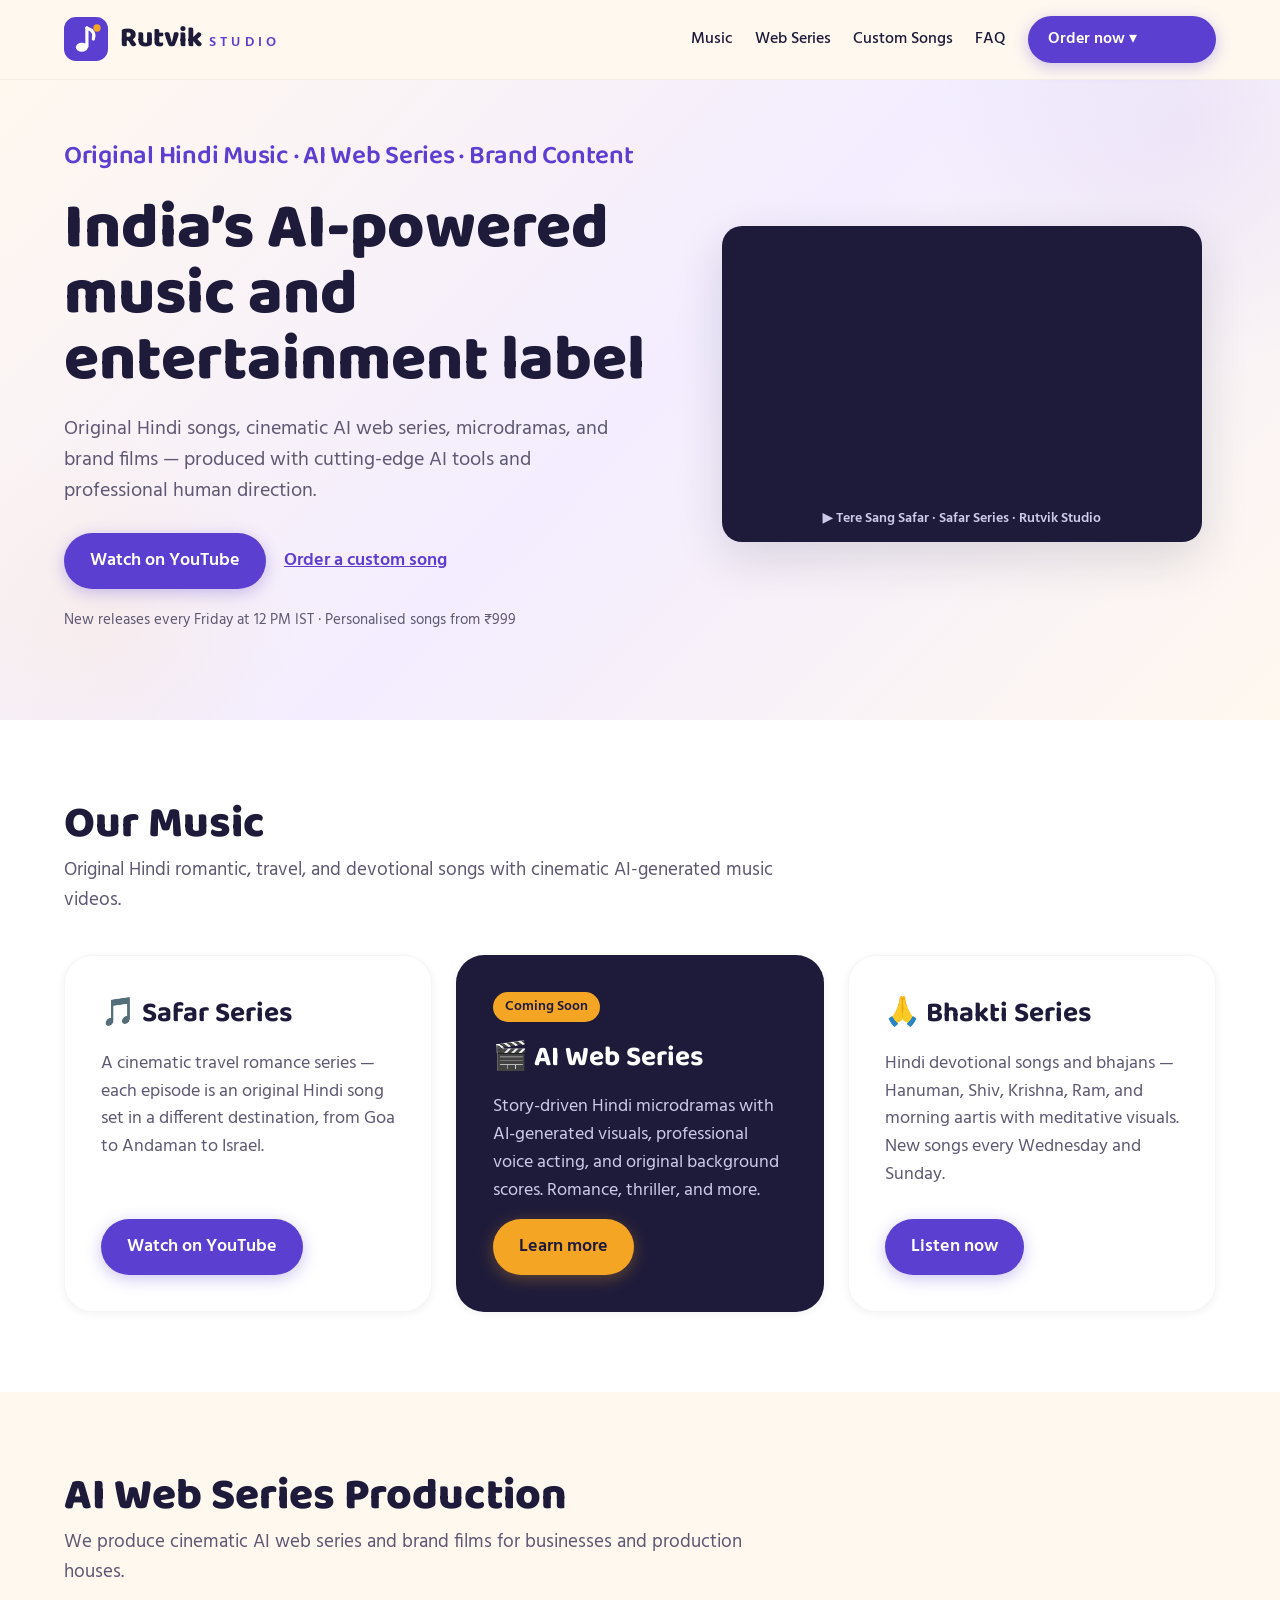
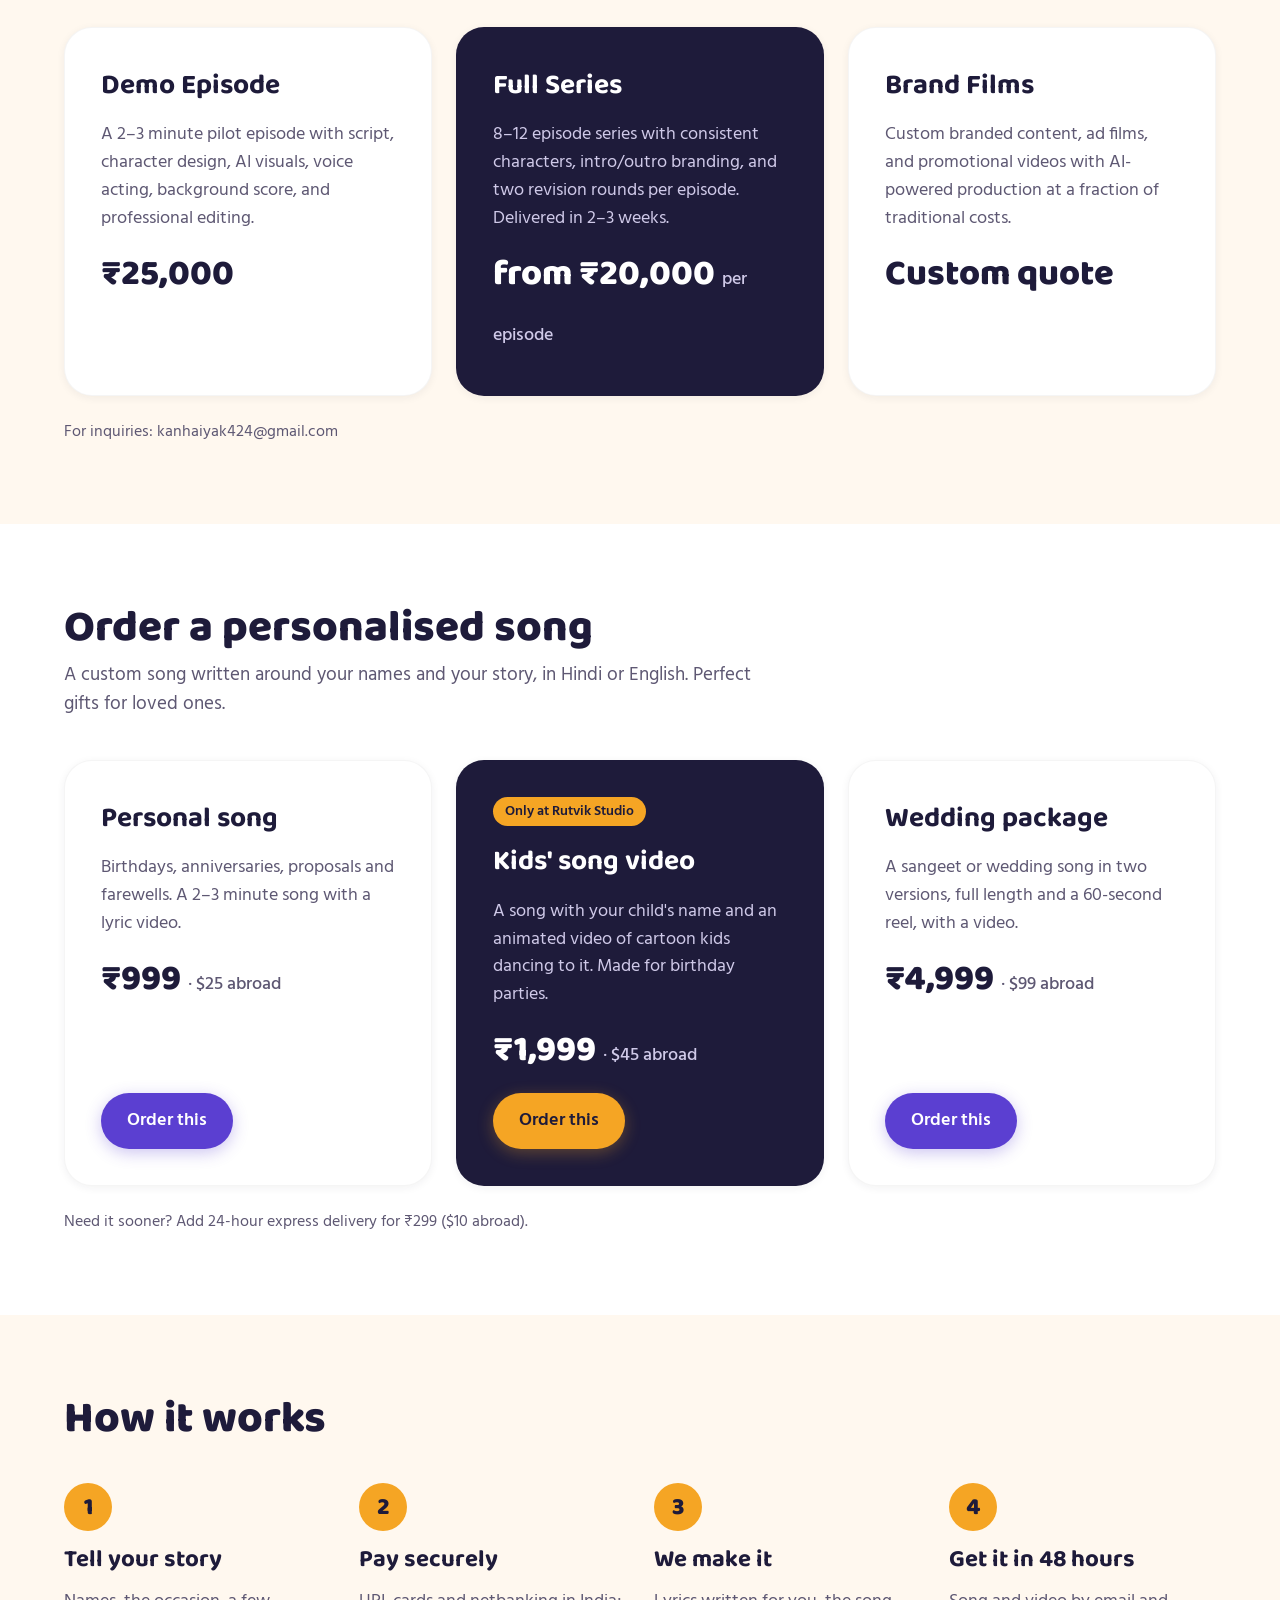
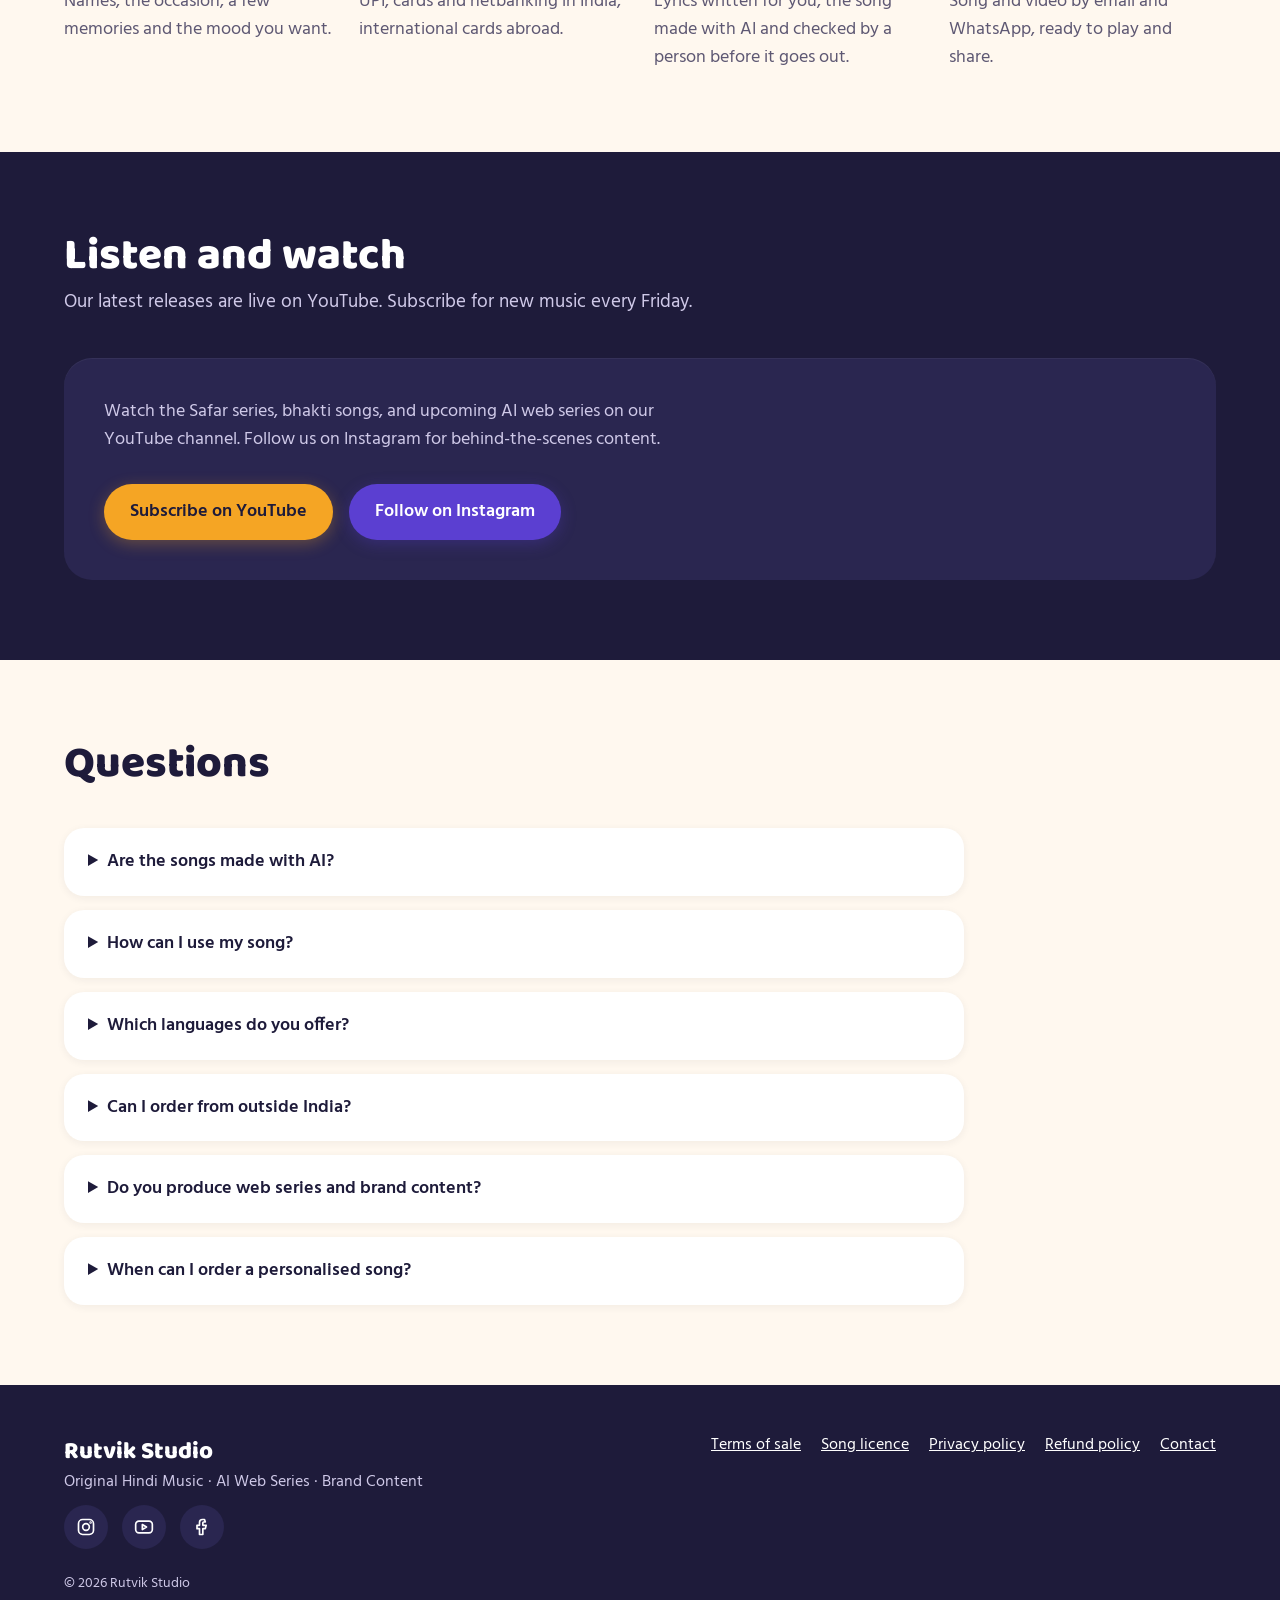
<file: index.html>
<!doctype html>
<html lang="en">
<head>
<meta charset="utf-8">
<meta name="viewport" content="width=device-width, initial-scale=1">
<title>Rutvik Studio · Original Hindi Music | AI Web Series | Brand Content</title>
<meta name="description" content="Rutvik Studio — India’s AI-powered music and entertainment label. Original Hindi songs, cinematic AI web series, microdramas, brand films, and personalised songs. From ₹999.">
<meta property="og:title" content="Rutvik Studio · Original Hindi Music | AI Web Series | Brand Content">
<meta property="og:description" content="Original Hindi music, cinematic AI web series, and personalised songs made with AI.">
<meta property="og:type" content="website">
<meta property="og:url" content="https://www.rutvikstudio.com/">
<link rel="icon" href="logo.svg" type="image/svg+xml">
<link rel="preconnect" href="https://fonts.googleapis.com">
<link rel="preconnect" href="https://fonts.gstatic.com" crossorigin>
<link href="https://fonts.googleapis.com/css2?family=Baloo+2:wght@500;600;700;800&family=Hind:wght@400;500;600&display=swap" rel="stylesheet">
<link rel="stylesheet" href="styles.css">
</head>
<body>
<a class="skip" href="#main">Skip to content</a>

<header class="site-header">
<div class="wrap">
<a class="brand" href="./" aria-label="Rutvik Studio home">
<img src="logo.svg" width="44" height="44" alt="">
<span class="brand-name">Rutvik <small>STUDIO</small></span>
</a>
<nav class="nav" aria-label="Main">
<a href="#music">Music</a>
<a href="#webseries">Web Series</a>
<a href="#songs">Custom Songs</a>
<a href="#faq">FAQ</a>
<select class="btn btn-primary nav-select" onchange="if(this.value){window.location.href=this.value;this.selectedIndex=0;}">
<option value="" selected disabled hidden>Order now ▾</option>
<option value="order.html">🎵 Order a Song</option>
<option value="#webseries">🎬 Order Web Series</option>
</select>
</nav>
</div>
</header>

<main id="main">

<section class="hero">
<div class="wrap">
<div class="hero-text">
<p class="hero-tag" lang="hi">Original Hindi Music · AI Web Series · Brand Content</p>
<h1>India’s AI-powered music and entertainment label</h1>
<p class="lead">Original Hindi songs, cinematic AI web series, microdramas, and brand films — produced with cutting-edge AI tools and professional human direction.</p>
<div class="hero-actions">
<a class="btn btn-primary" href="https://www.youtube.com/@rutvikstudiosongs">Watch on YouTube</a>
<a href="#songs" style="font-weight: 600">Order a custom song</a>
</div>
<p class="small-print">New releases every Friday at 12 PM IST · Personalised songs from ₹999</p>
</div>
<div class="hero-art">
<div class="hero-video">
<iframe src="https://www.youtube.com/embed/Z_-P3aHwS3w?autoplay=1&mute=1&loop=1&playlist=Z_-P3aHwS3w&rel=0" title="Tere Sang Safar — Rutvik Studio" frameborder="0" allow="accelerometer; autoplay; clipboard-write; encrypted-media; gyroscope; picture-in-picture" allowfullscreen loading="lazy"></iframe>
<p class="video-caption">▶ Tere Sang Safar · Safar Series · Rutvik Studio</p>
</div>
</div>
</div>
</section>

<section id="music" class="section bg-white">
<div class="wrap">
<div class="section-head">
<h2>Our Music</h2>
<p>Original Hindi romantic, travel, and devotional songs with cinematic AI-generated music videos.</p>
</div>
<div class="cards">
<article class="card">
<h3>🎵 Safar Series</h3>
<p>A cinematic travel romance series — each episode is an original Hindi song set in a different destination, from Goa to Andaman to Israel.</p>
<a class="btn btn-primary" href="https://www.youtube.com/@rutvikstudiosongs">Watch on YouTube</a>
</article>
<article class="card card-dark">
<p class="badge">Coming Soon</p>
<h3>🎬 AI Web Series</h3>
<p>Story-driven Hindi microdramas with AI-generated visuals, professional voice acting, and original background scores. Romance, thriller, and more.</p>
<a class="btn btn-gold" href="#webseries">Learn more</a>
</article>
<article class="card">
<h3>🙏 Bhakti Series</h3>
<p>Hindi devotional songs and bhajans — Hanuman, Shiv, Krishna, Ram, and morning aartis with meditative visuals. New songs every Wednesday and Sunday.</p>
<a class="btn btn-primary" href="https://www.youtube.com/@rutvikstudiosongs">Listen now</a>
</article>
</div>
</div>
</section>

<section id="webseries" class="section">
<div class="wrap">
<div class="section-head">
<h2>AI Web Series Production</h2>
<p>We produce cinematic AI web series and brand films for businesses and production houses.</p>
</div>
<div class="cards">
<article class="card">
<h3>Demo Episode</h3>
<p>A 2–3 minute pilot episode with script, character design, AI visuals, voice acting, background score, and professional editing.</p>
<p class="price">₹25,000</p>
</article>
<article class="card card-dark">
<h3>Full Series</h3>
<p>8–12 episode series with consistent characters, intro/outro branding, and two revision rounds per episode. Delivered in 2–3 weeks.</p>
<p class="price">from ₹20,000 <span>per episode</span></p>
</article>
<article class="card">
<h3>Brand Films</h3>
<p>Custom branded content, ad films, and promotional videos with AI-powered production at a fraction of traditional costs.</p>
<p class="price">Custom quote</p>
</article>
</div>
<p class="note">For inquiries: kanhaiyak424@gmail.com</p>
</div>
</section>

<section id="songs" class="section bg-white">
<div class="wrap">
<div class="section-head">
<h2>Order a personalised song</h2>
<p>A custom song written around your names and your story, in Hindi or English. Perfect gifts for loved ones.</p>
</div>
<div class="cards">
<article class="card">
<h3>Personal song</h3>
<p>Birthdays, anniversaries, proposals and farewells. A 2–3 minute song with a lyric video.</p>
<p class="price">₹999 <span>· $25 abroad</span></p>
<a class="btn btn-primary" href="order.html">Order this</a>
</article>
<article class="card card-dark">
<p class="badge">Only at Rutvik Studio</p>
<h3>Kids' song video</h3>
<p>A song with your child's name and an animated video of cartoon kids dancing to it. Made for birthday parties.</p>
<p class="price">₹1,999 <span>· $45 abroad</span></p>
<a class="btn btn-gold" href="order.html">Order this</a>
</article>
<article class="card">
<h3>Wedding package</h3>
<p>A sangeet or wedding song in two versions, full length and a 60-second reel, with a video.</p>
<p class="price">₹4,999 <span>· $99 abroad</span></p>
<a class="btn btn-primary" href="order.html">Order this</a>
</article>
</div>
<p class="note">Need it sooner? Add 24-hour express delivery for ₹299 ($10 abroad).</p>
</div>
</section>

<section id="how" class="section">
<div class="wrap">
<div class="section-head"><h2>How it works</h2></div>
<ol class="steps">
<li><span class="step-num">1</span><h3>Tell your story</h3><p>Names, the occasion, a few memories and the mood you want.</p></li>
<li><span class="step-num">2</span><h3>Pay securely</h3><p>UPI, cards and netbanking in India; international cards abroad.</p></li>
<li><span class="step-num">3</span><h3>We make it</h3><p>Lyrics written for you, the song made with AI and checked by a person before it goes out.</p></li>
<li><span class="step-num">4</span><h3>Get it in 48 hours</h3><p>Song and video by email and WhatsApp, ready to play and share.</p></li>
</ol>
</div>
</section>

<section id="samples" class="section bg-ink">
<div class="wrap">
<div class="section-head">
<h2>Listen and watch</h2>
<p>Our latest releases are live on YouTube. Subscribe for new music every Friday.</p>
</div>
<div class="samples-box">
<p>Watch the Safar series, bhakti songs, and upcoming AI web series on our YouTube channel. Follow us on Instagram for behind-the-scenes content.</p>
<div class="hero-actions" style="justify-content: center; gap: 16px; flex-wrap: wrap;">
<a class="btn btn-gold" href="https://www.youtube.com/@rutvikstudiosongs">Subscribe on YouTube</a>
<a class="btn btn-primary" href="https://www.instagram.com/rutvikstudiosongs/">Follow on Instagram</a>
</div>
</div>
</div>
</section>

<section id="faq" class="section">
<div class="wrap">
<div class="section-head"><h2>Questions</h2></div>
<div class="faq">
<details><summary>Are the songs made with AI?</summary><p>Yes. Lyrics are written around your story, the music and vocals are made with AI, and a person listens to every song before it is delivered.</p></details>
<details><summary>How can I use my song?</summary><p>Play it, gift it and post it on your own social media. It is licensed for personal use, so it can't be sold or used in ads.</p></details>
<details><summary>Which languages do you offer?</summary><p>Hindi and English.</p></details>
<details><summary>Can I order from outside India?</summary><p>Yes. Prices abroad are in US dollars, paid by international card.</p></details>
<details><summary>Do you produce web series and brand content?</summary><p>Yes. We produce AI-powered web series, microdramas, and brand films. Contact us at kanhaiyak424@gmail.com for a quote.</p></details>
<details><summary>When can I order a personalised song?</summary><p>Orders are open. Fill the form on the order page and we'll get started within 24 hours.</p></details>
</div>
</div>
</section>

</main>

<footer class="site-footer">
<div class="wrap">
<div>
<p class="display">Rutvik Studio</p>
<p lang="hi">Original Hindi Music · AI Web Series · Brand Content</p>
<div class="socials">
<a href="https://www.instagram.com/rutvikstudiosongs/" aria-label="Instagram"><svg width="20" height="20" viewBox="0 0 24 24" fill="none" stroke="#fff" stroke-width="2" stroke-linecap="round" stroke-linejoin="round" aria-hidden="true"><rect x="3" y="3" width="18" height="18" rx="5"></rect><circle cx="12" cy="12" r="4"></circle><circle cx="17.5" cy="6.5" r="0.5"></circle></svg></a>
<a href="https://www.youtube.com/@rutvikstudiosongs" aria-label="YouTube"><svg width="20" height="20" viewBox="0 0 24 24" fill="none" stroke="#fff" stroke-width="2" stroke-linecap="round" stroke-linejoin="round" aria-hidden="true"><rect x="2" y="5" width="20" height="14" rx="4"></rect><path d="M10 9l5 3-5 3z"></path></svg></a>
<a href="https://www.facebook.com/rutvikstudiosongs" aria-label="Facebook"><svg width="20" height="20" viewBox="0 0 24 24" fill="none" stroke="#fff" stroke-width="2" stroke-linecap="round" stroke-linejoin="round" aria-hidden="true"><path d="M15 3h-2.5A3.5 3.5 0 0 0 9 6.5V10H6v4h3v7h4v-7h3l1-4h-4V7a1 1 0 0 1 1-1h2z"></path></svg></a>
</div>
</div>
<nav aria-label="Legal">
<a href="legal.html#terms">Terms of sale</a>
<a href="legal.html#licence">Song licence</a>
<a href="legal.html#privacy">Privacy policy</a>
<a href="legal.html#refunds">Refund policy</a>
<a href="legal.html#contact">Contact</a>
</nav>
<p style="width: 100%; font-size: 14px">© 2026 Rutvik Studio</p>
</div>
</footer>
</body>
</html>
</file>
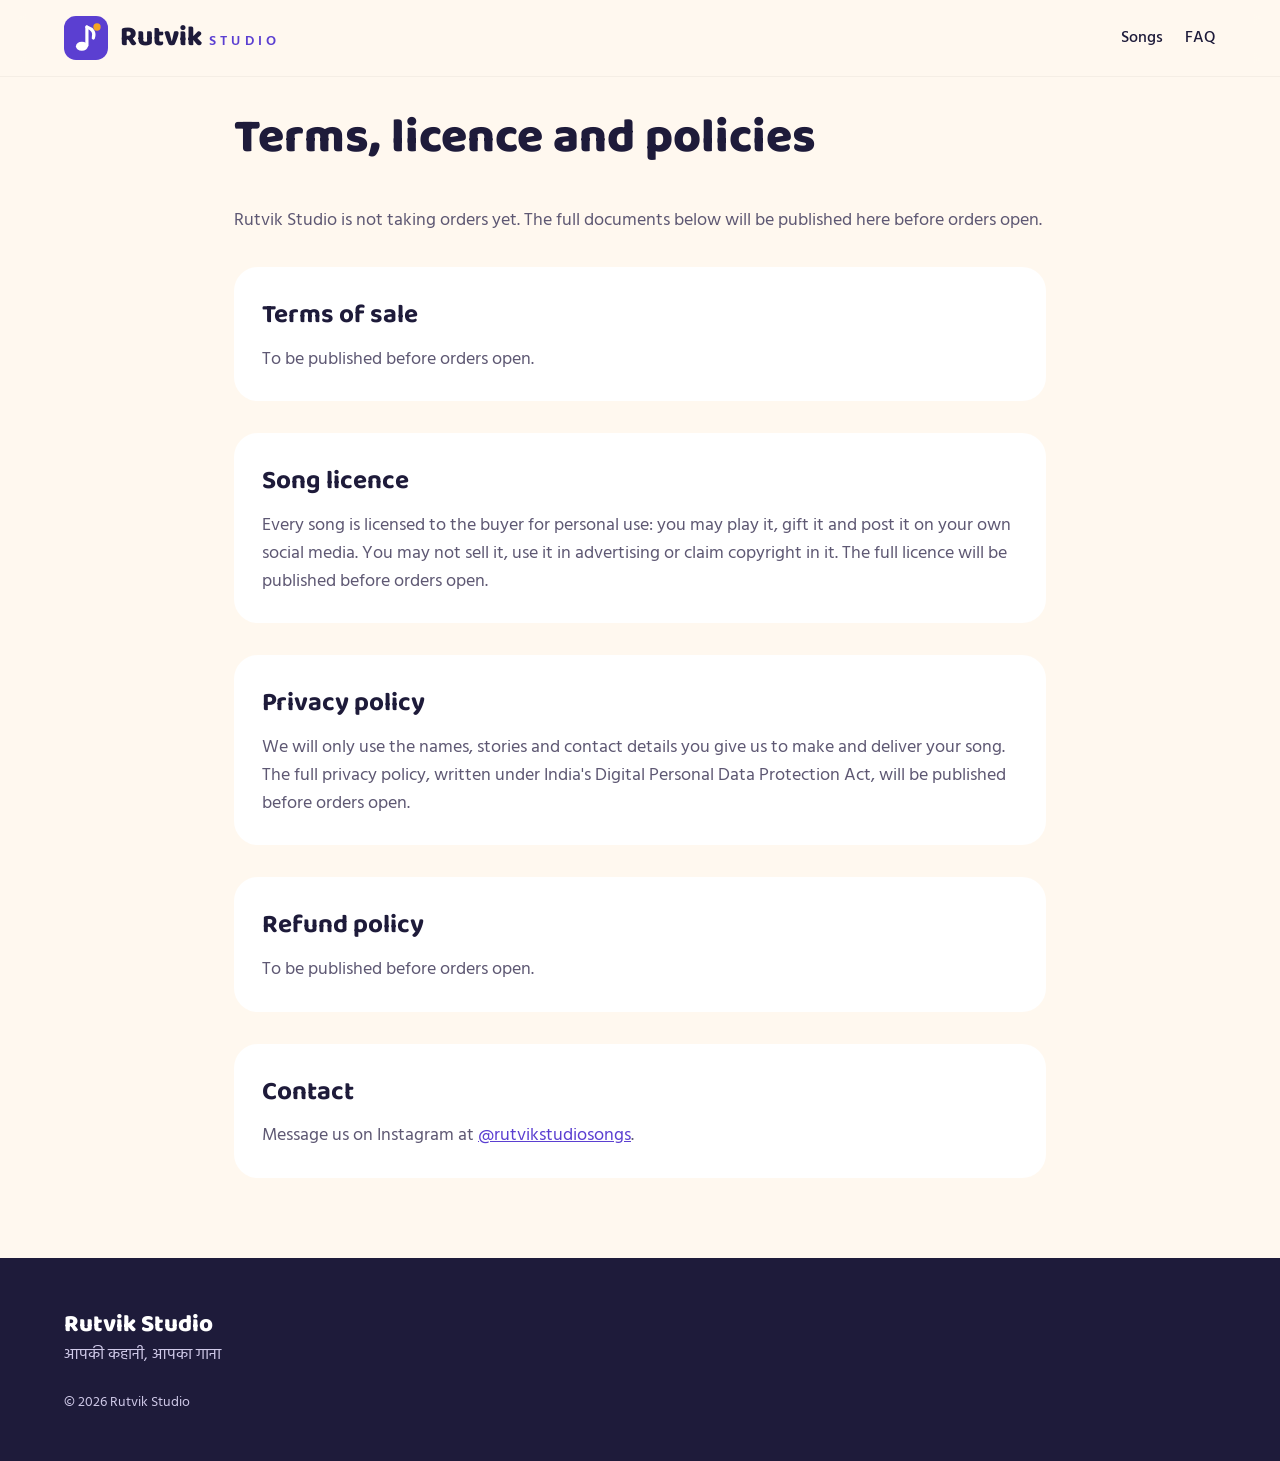
<file: legal.html>
<!doctype html>
<html lang="en">
<head>
<meta charset="utf-8">
<meta name="viewport" content="width=device-width, initial-scale=1">
<title>Terms, licence and policies · Rutvik Studio</title>
<meta name="robots" content="noindex">
<link rel="icon" href="logo.svg" type="image/svg+xml">
<link rel="preconnect" href="https://fonts.googleapis.com">
<link rel="preconnect" href="https://fonts.gstatic.com" crossorigin>
<link href="https://fonts.googleapis.com/css2?family=Baloo+2:wght@500;600;700;800&family=Hind:wght@400;500;600&display=swap" rel="stylesheet">
<link rel="stylesheet" href="styles.css">
</head>
<body>
<a class="skip" href="#main">Skip to content</a>

<header class="site-header">
<div class="wrap">
<a class="brand" href="./" aria-label="Rutvik Studio home">
<img src="logo.svg" width="44" height="44" alt="">
<span class="brand-name">Rutvik <small>STUDIO</small></span>
</a>
<nav class="nav" aria-label="Main">
<a href="./#songs">Songs</a>
<a href="./#faq">FAQ</a>
</nav>
</div>
</header>

<main id="main" class="legal">
<div class="wrap">
<h1>Terms, licence and policies</h1>
<p style="color: #5E5873">Rutvik Studio is not taking orders yet. The full documents below will be published here before orders open.</p>

<section id="terms">
<h2>Terms of sale</h2>
<p>To be published before orders open.</p>
</section>

<section id="licence">
<h2>Song licence</h2>
<p>Every song is licensed to the buyer for personal use: you may play it, gift it and post it on your own social media. You may not sell it, use it in advertising or claim copyright in it. The full licence will be published before orders open.</p>
</section>

<section id="privacy">
<h2>Privacy policy</h2>
<p>We will only use the names, stories and contact details you give us to make and deliver your song. The full privacy policy, written under India's Digital Personal Data Protection Act, will be published before orders open.</p>
</section>

<section id="refunds">
<h2>Refund policy</h2>
<p>To be published before orders open.</p>
</section>

<section id="contact">
<h2>Contact</h2>
<p>Message us on Instagram at <a href="https://www.instagram.com/rutvikstudiosongs/">@rutvikstudiosongs</a>.</p>
</section>
</div>
</main>

<footer class="site-footer">
<div class="wrap">
<div>
<p class="display">Rutvik Studio</p>
<p lang="hi">आपकी कहानी, आपका गाना</p>
</div>
<p style="width: 100%; font-size: 14px">© 2026 Rutvik Studio</p>
</div>
</footer>
</body>
</html>
</file>
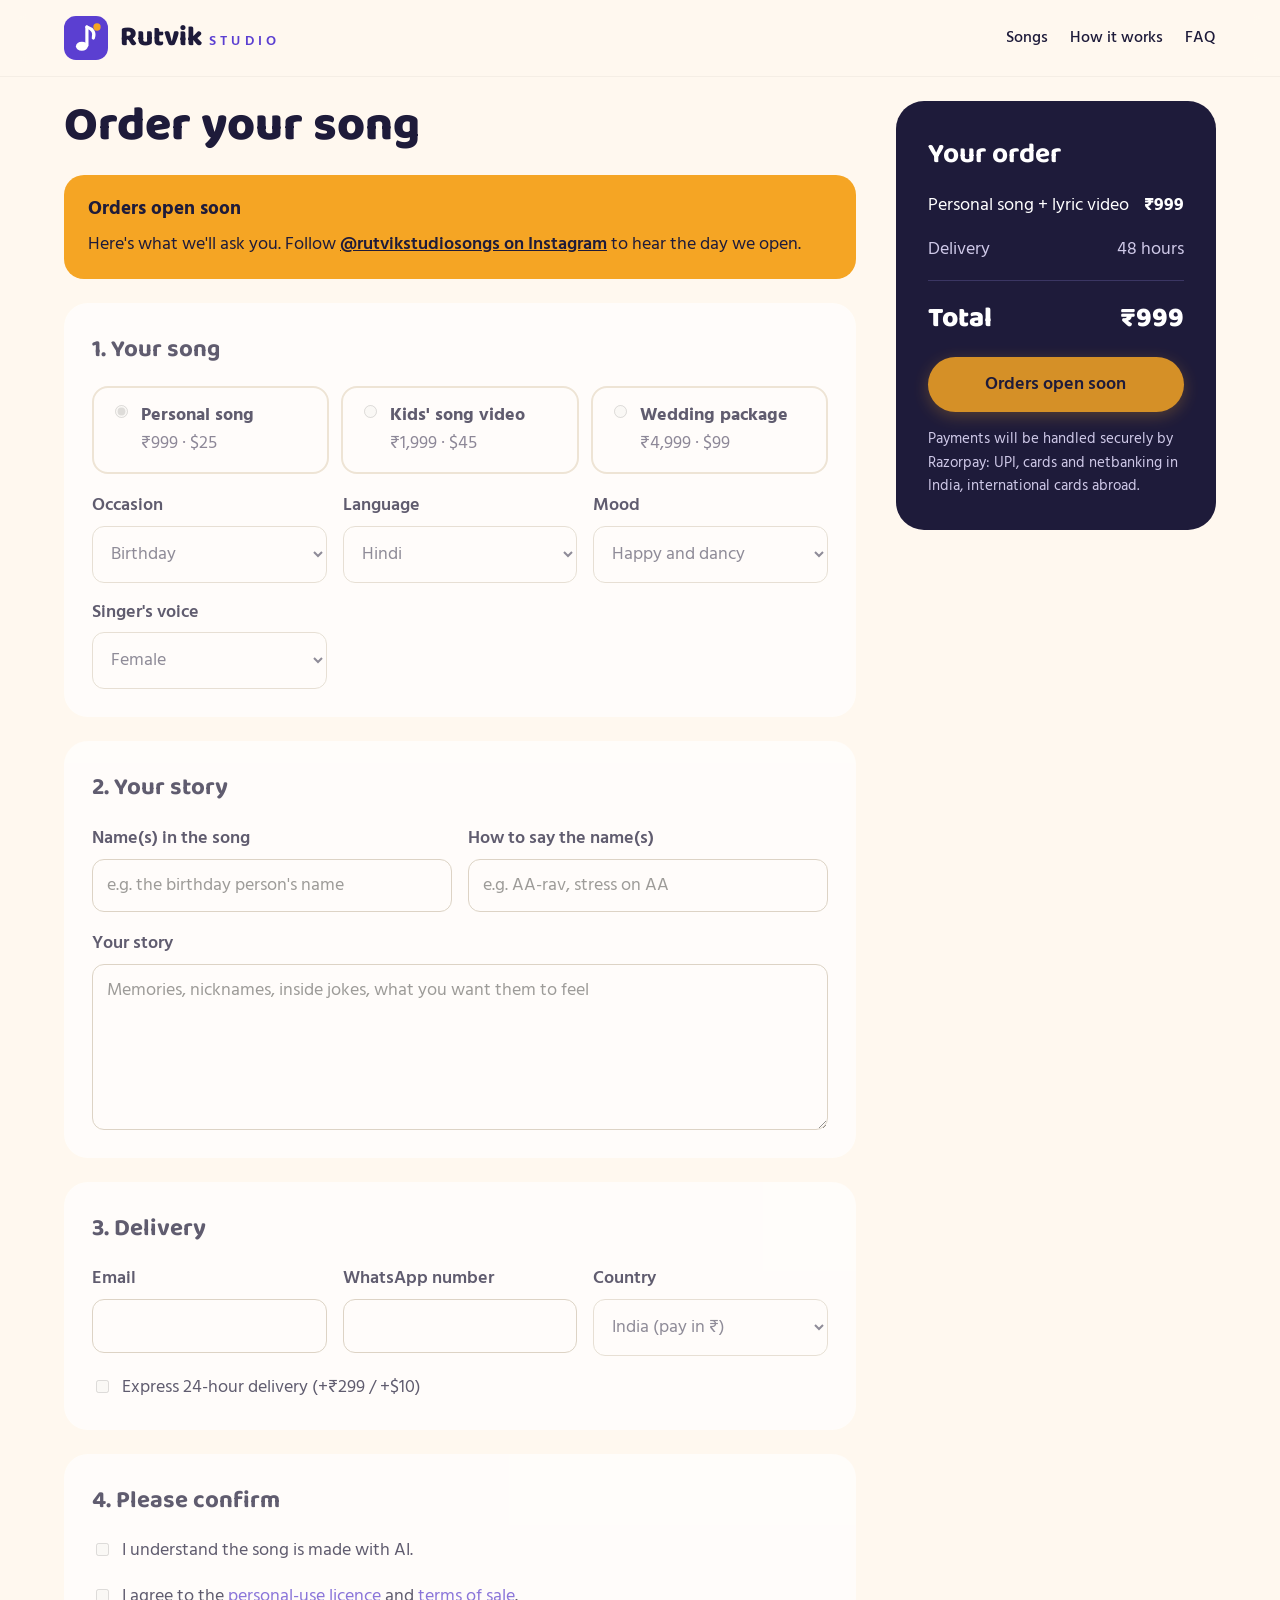
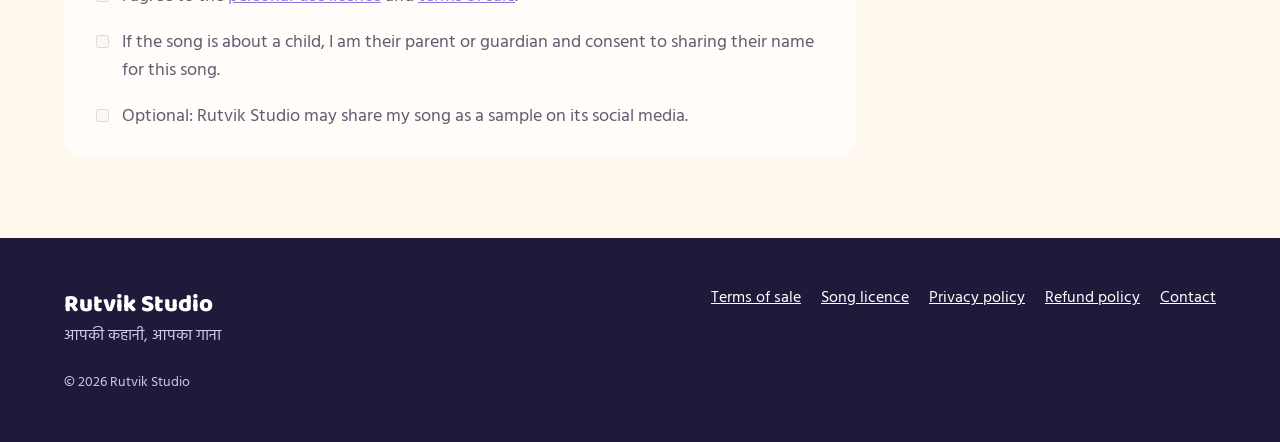
<file: order.html>
<!doctype html>
<html lang="en">
<head>
<meta charset="utf-8">
<meta name="viewport" content="width=device-width, initial-scale=1">
<title>Order your song · Rutvik Studio</title>
<meta name="description" content="Order a personalised Hindi or English song from Rutvik Studio. Orders open soon.">
<link rel="icon" href="logo.svg" type="image/svg+xml">
<link rel="preconnect" href="https://fonts.googleapis.com">
<link rel="preconnect" href="https://fonts.gstatic.com" crossorigin>
<link href="https://fonts.googleapis.com/css2?family=Baloo+2:wght@500;600;700;800&family=Hind:wght@400;500;600&display=swap" rel="stylesheet">
<link rel="stylesheet" href="styles.css">
</head>
<body>
<a class="skip" href="#main">Skip to content</a>

<header class="site-header">
<div class="wrap">
<a class="brand" href="./" aria-label="Rutvik Studio home">
<img src="logo.svg" width="44" height="44" alt="">
<span class="brand-name">Rutvik <small>STUDIO</small></span>
</a>
<nav class="nav" aria-label="Main">
<a href="./#songs">Songs</a>
<a href="./#how">How it works</a>
<a href="./#faq">FAQ</a>
</nav>
</div>
</header>

<main id="main" class="order">
<div class="wrap">

<form class="order-form" aria-describedby="soon-note" onsubmit="return false">
<h1>Order your song</h1>
<div class="soon" id="soon-note">
<strong>Orders open soon</strong>
<p>Here's what we'll ask you. Follow <a href="https://www.instagram.com/rutvikstudiosongs/" style="color: #1E1B3A; font-weight: 600">@rutvikstudiosongs on Instagram</a> to hear the day we open.</p>
</div>

<fieldset disabled>
<legend>1. Your song</legend>
<div class="choice-row">
<label class="choice"><input type="radio" name="product" value="personal" checked><span><strong>Personal song</strong><br><span>₹999 · $25</span></span></label>
<label class="choice"><input type="radio" name="product" value="kids"><span><strong>Kids' song video</strong><br><span>₹1,999 · $45</span></span></label>
<label class="choice"><input type="radio" name="product" value="wedding"><span><strong>Wedding package</strong><br><span>₹4,999 · $99</span></span></label>
</div>
<div class="grid-fields">
<label class="field">Occasion<select name="occasion"><option>Birthday</option><option>Anniversary</option><option>Wedding or sangeet</option><option>Proposal</option><option>Farewell</option><option>Other</option></select></label>
<label class="field">Language<select name="language"><option>Hindi</option><option>English</option></select></label>
<label class="field">Mood<select name="mood"><option>Happy and dancy</option><option>Romantic</option><option>Emotional</option><option>Funny</option><option>Devotional</option></select></label>
<label class="field">Singer's voice<select name="voice"><option>Female</option><option>Male</option><option>Duet</option><option>Children's choir</option></select></label>
</div>
</fieldset>

<fieldset disabled>
<legend>2. Your story</legend>
<div class="grid-fields">
<label class="field">Name(s) in the song<input type="text" name="names" placeholder="e.g. the birthday person's name"></label>
<label class="field">How to say the name(s)<input type="text" name="pronunciation" placeholder="e.g. AA-rav, stress on AA"></label>
</div>
<label class="field">Your story<textarea name="story" rows="5" placeholder="Memories, nicknames, inside jokes, what you want them to feel"></textarea></label>
</fieldset>

<fieldset disabled>
<legend>3. Delivery</legend>
<div class="grid-fields">
<label class="field">Email<input type="email" name="email"></label>
<label class="field">WhatsApp number<input type="tel" name="whatsapp"></label>
<label class="field">Country<select name="country"><option>India (pay in ₹)</option><option>Outside India (pay in US$)</option></select></label>
</div>
<label class="check"><input type="checkbox" name="express"><span>Express 24-hour delivery (+₹299 / +$10)</span></label>
</fieldset>

<fieldset disabled>
<legend>4. Please confirm</legend>
<label class="check"><input type="checkbox" name="ai"><span>I understand the song is made with AI.</span></label>
<label class="check"><input type="checkbox" name="licence"><span>I agree to the <a href="legal.html#licence">personal-use licence</a> and <a href="legal.html#terms">terms of sale</a>.</span></label>
<label class="check"><input type="checkbox" name="parent"><span>If the song is about a child, I am their parent or guardian and consent to sharing their name for this song.</span></label>
<label class="check"><input type="checkbox" name="marketing"><span>Optional: Rutvik Studio may share my song as a sample on its social media.</span></label>
</fieldset>
</form>

<aside class="summary" aria-label="Order summary">
<h2>Your order</h2>
<div class="row"><span>Personal song + lyric video</span><strong>₹999</strong></div>
<div class="row muted"><span>Delivery</span><span>48 hours</span></div>
<hr>
<div class="row total"><span>Total</span><span>₹999</span></div>
<span class="btn btn-gold" aria-disabled="true" style="text-align: center">Orders open soon</span>
<p class="muted" style="font-size: 15px">Payments will be handled securely by Razorpay: UPI, cards and netbanking in India, international cards abroad.</p>
</aside>

</div>
</main>

<footer class="site-footer">
<div class="wrap">
<div>
<p class="display">Rutvik Studio</p>
<p lang="hi">आपकी कहानी, आपका गाना</p>
</div>
<nav aria-label="Legal">
<a href="legal.html#terms">Terms of sale</a>
<a href="legal.html#licence">Song licence</a>
<a href="legal.html#privacy">Privacy policy</a>
<a href="legal.html#refunds">Refund policy</a>
<a href="legal.html#contact">Contact</a>
</nav>
<p style="width: 100%; font-size: 14px">© 2026 Rutvik Studio</p>
</div>
</footer>
</body>
</html>
</file>
<file: styles.css>
:root {
  --violet: #5B3FD1;
  --violet-dark: #3F2A9E;
  --violet-glow: rgba(91, 63, 209, 0.15);
  --marigold: #F5A524;
  --marigold-soft: rgba(245, 165, 36, 0.12);
  --ink: #1E1B3A;
  --cream: #FFF8EF;
  --muted: #5E5873;
  --muted-on-dark: #CFC9E8;
  --card-dark: #2A2650;
  --line: #E8DCCB;
  --shadow-sm: 0 2px 8px rgba(30,27,58,0.06);
  --shadow-md: 0 8px 32px rgba(30,27,58,0.10);
  --shadow-lg: 0 16px 48px rgba(30,27,58,0.14);
  --radius: 28px;
}
* { box-sizing: border-box; }
html { scroll-behavior: smooth; }
body {
  margin: 0;
  background: var(--cream);
  color: var(--ink);
  font-family: 'Hind', system-ui, sans-serif;
  font-size: 18px;
  line-height: 1.55;
}
a { color: var(--violet); }
a:hover { color: var(--violet-dark); }
h1, h2, h3, .display { font-family: 'Baloo 2', system-ui, sans-serif; margin: 0; }
p { margin: 0; }
img, svg { display: block; }
.wrap { max-width: 1200px; margin: 0 auto; padding: 0 24px; }
.skip { position: absolute; left: -999px; }
.skip:focus { left: 16px; top: 16px; background: #fff; padding: 8px 12px; z-index: 10; }

/* header */
.site-header { background: rgba(255,248,239,0.85); backdrop-filter: blur(12px); -webkit-backdrop-filter: blur(12px); position: sticky; top: 0; z-index: 50; border-bottom: 1px solid rgba(0,0,0,0.04); }
.site-header .wrap { display: flex; flex-wrap: wrap; align-items: center; justify-content: space-between; gap: 16px; padding-top: 16px; padding-bottom: 16px; }
.brand { display: flex; align-items: center; gap: 12px; text-decoration: none; color: var(--ink); }
.brand-name { font-family: 'Baloo 2', sans-serif; font-size: 28px; font-weight: 800; line-height: 1; }
.brand-name small { font-family: 'Hind', sans-serif; font-size: 14px; font-weight: 600; letter-spacing: 0.3em; color: var(--violet); }
.nav { display: flex; flex-wrap: wrap; align-items: center; gap: 22px; font-size: 16px; font-weight: 500; }
.nav a { color: var(--ink); text-decoration: none; transition: color 0.2s; }
.nav a:hover { color: var(--violet); }

/* buttons */
.btn { display: inline-block; text-decoration: none; font-weight: 600; border-radius: 999px; padding: 14px 26px; border: 0; font: inherit; font-weight: 600; cursor: pointer; transition: all 0.25s ease; }
.btn-primary { background: var(--violet); color: #fff; box-shadow: 0 4px 16px rgba(91,63,209,0.3); }
.btn-primary:hover { background: var(--violet-dark); color: #fff; box-shadow: 0 6px 24px rgba(91,63,209,0.4); transform: translateY(-1px); }
.btn-gold { background: var(--marigold); color: var(--ink); box-shadow: 0 4px 16px rgba(245,165,36,0.3); }
.btn-gold:hover { background: #E39410; color: var(--ink); box-shadow: 0 6px 24px rgba(245,165,36,0.4); transform: translateY(-1px); }
.nav .btn { padding: 11px 20px; color: #fff; }

/* nav select picklist */
.nav-select { appearance: none; -webkit-appearance: none; -moz-appearance: none; padding: 11px 20px; color: #fff; font-size: 16px; font-weight: 600; cursor: pointer; }
.nav-select option { background: #fff; color: var(--ink); font-size: 15px; padding: 8px; }

/* hero */
.hero { background: linear-gradient(135deg, var(--cream) 0%, #f3edff 50%, var(--cream) 100%); position: relative; overflow: hidden; }
.hero::before { content: ''; position: absolute; top: -200px; right: -150px; width: 500px; height: 500px; background: radial-gradient(circle, rgba(91,63,209,0.06) 0%, transparent 70%); pointer-events: none; }
.hero::after { content: ''; position: absolute; bottom: -100px; left: -100px; width: 400px; height: 400px; background: radial-gradient(circle, rgba(245,165,36,0.06) 0%, transparent 70%); pointer-events: none; }
.hero .wrap { display: flex; flex-wrap: wrap; align-items: center; gap: 56px; padding-top: 56px; padding-bottom: 88px; position: relative; z-index: 1; }
.hero-text { flex: 1 1 460px; min-width: 0; display: flex; flex-direction: column; gap: 20px; }
.hero-tag { font-family: 'Baloo 2', sans-serif; font-size: 26px; font-weight: 600; color: var(--violet); letter-spacing: -0.01em; }
.hero h1 { font-size: clamp(40px, 6vw, 64px); line-height: 1.03; font-weight: 800; }
.lead { font-size: 20px; color: var(--muted); max-width: 560px; }
.hero-actions { display: flex; flex-wrap: wrap; align-items: center; gap: 18px; margin-top: 6px; }
.small-print { font-size: 15px; color: var(--muted); }
.hero-art { flex: 1 1 380px; min-width: 0; display: flex; justify-content: center; }
.hero-video { width: 100%; max-width: 480px; border-radius: 20px; overflow: hidden; box-shadow: var(--shadow-lg); background: var(--ink); }
.hero-video iframe { width: 100%; aspect-ratio: 16 / 9; display: block; }
.video-caption { padding: 12px 16px; font-size: 14px; font-weight: 600; color: var(--muted-on-dark); text-align: center; }

/* sections */
section { scroll-margin-top: 72px; }
.section { padding: 80px 0; }
.section-head { display: flex; flex-direction: column; gap: 8px; max-width: 720px; margin-bottom: 40px; }
.section-head h2 { font-size: clamp(32px, 4vw, 44px); line-height: 1.1; font-weight: 800; }
.section-head p { color: var(--muted); font-size: 19px; }
.bg-white { background: #fff; }
.bg-ink { background: var(--ink); color: #fff; }
.bg-ink .section-head p { color: var(--muted-on-dark); }

.cards { display: flex; flex-wrap: wrap; gap: 24px; }
.card { flex: 1 1 300px; min-width: 0; background: #fff; border-radius: var(--radius); padding: 36px; display: flex; flex-direction: column; gap: 14px; box-shadow: var(--shadow-sm); transition: box-shadow 0.3s ease, transform 0.3s ease; border: 1px solid rgba(0,0,0,0.04); }
.card:hover { box-shadow: var(--shadow-md); transform: translateY(-4px); }
.card h3 { font-size: 28px; font-weight: 700; }
.card p { color: var(--muted); }
.price { font-family: 'Baloo 2', sans-serif; font-size: 36px; font-weight: 800; color: var(--ink) !important; }
.price span { font-family: 'Hind', sans-serif; font-size: 18px; font-weight: 500; color: var(--muted); }
.card .btn { margin-top: auto; align-self: flex-start; }
.card-dark { background: var(--ink); color: #fff; border-color: transparent; }
.card-dark p { color: var(--muted-on-dark); }
.card-dark .price { color: #fff !important; }
.card-dark .price span { color: var(--muted-on-dark); }
.badge { align-self: flex-start; background: var(--marigold); color: var(--ink) !important; font-size: 14px; font-weight: 600; padding: 4px 12px; border-radius: 999px; }
.note { margin-top: 24px; color: var(--muted); font-size: 16px; }

.steps { margin: 0; padding: 0; list-style: none; display: grid; grid-template-columns: repeat(auto-fit, minmax(220px, 1fr)); gap: 28px; }
.steps li { display: flex; flex-direction: column; gap: 10px; }
.step-num { width: 48px; height: 48px; border-radius: 50%; background: var(--marigold); display: flex; align-items: center; justify-content: center; font-family: 'Baloo 2', sans-serif; font-size: 24px; font-weight: 800; }
.steps h3 { font-size: 24px; font-weight: 700; }
.steps p { color: var(--muted); }

.samples-box { background: var(--card-dark); border-radius: var(--radius); padding: 40px; display: flex; flex-wrap: wrap; align-items: center; justify-content: space-between; gap: 24px; box-shadow: inset 0 1px 0 rgba(255,255,255,0.05); }
.samples-box p { color: var(--muted-on-dark); max-width: 620px; }

.faq { max-width: 900px; display: flex; flex-direction: column; gap: 14px; }
.faq details { background: #fff; border-radius: 20px; padding: 20px 24px; box-shadow: var(--shadow-sm); transition: box-shadow 0.2s; }
.faq details:hover { box-shadow: var(--shadow-md); }
.faq details[open] { box-shadow: var(--shadow-md); }
.faq summary { font-weight: 600; cursor: pointer; transition: color 0.2s; }
.faq summary:hover { color: var(--violet); }
.faq details p { margin-top: 12px; color: var(--muted); }

/* order page */
.order .wrap { display: flex; flex-wrap: wrap; align-items: flex-start; gap: 40px; padding-top: 24px; padding-bottom: 80px; }
.order-form { flex: 999 1 560px; min-width: 0; display: flex; flex-direction: column; gap: 24px; }
.order-form h1 { font-size: clamp(36px, 5vw, 48px); line-height: 1.05; font-weight: 800; }
.soon { background: var(--marigold); border-radius: 20px; padding: 20px 24px; display: flex; flex-direction: column; gap: 6px; }
.soon strong { font-size: 19px; }
fieldset { border: 0; margin: 0; padding: 28px; background: #fff; border-radius: 24px; display: flex; flex-direction: column; gap: 18px; }
legend { font-family: 'Baloo 2', sans-serif; font-size: 24px; font-weight: 700; padding: 0; float: left; width: 100%; }
.grid-fields { display: grid; grid-template-columns: repeat(auto-fit, minmax(220px, 1fr)); gap: 16px; }
.field { display: flex; flex-direction: column; gap: 6px; font-weight: 600; }
.field input, .field select, .field textarea { font: inherit; font-weight: 400; padding: 12px 14px; border: 1px solid #CFC4B4; border-radius: 12px; background: #fff; color: var(--ink); }
.choice-row { display: flex; flex-wrap: wrap; gap: 12px; }
.choice { flex: 1 1 200px; display: flex; gap: 10px; align-items: flex-start; border: 2px solid var(--line); border-radius: 16px; padding: 14px 16px; }
.choice span span { color: var(--muted); }
.check { display: flex; gap: 10px; align-items: flex-start; }
.check input { margin-top: 6px; }
fieldset:disabled { opacity: 0.7; }
.summary { flex: 1 1 320px; min-width: 0; background: var(--ink); color: #fff; border-radius: 28px; padding: 32px; display: flex; flex-direction: column; gap: 16px; }
.summary h2 { font-size: 28px; font-weight: 700; }
.summary .row { display: flex; justify-content: space-between; gap: 12px; }
.summary .muted { color: var(--muted-on-dark); }
.summary hr { border: 0; height: 1px; background: #3B3663; margin: 0; width: 100%; }
.summary .total { font-family: 'Baloo 2', sans-serif; font-size: 28px; font-weight: 800; }
.summary .btn[aria-disabled="true"] { opacity: 0.85; cursor: not-allowed; }

/* legal */
.legal .wrap { max-width: 860px; padding-top: 24px; padding-bottom: 80px; display: flex; flex-direction: column; gap: 32px; }
.legal h1 { font-size: clamp(36px, 5vw, 48px); font-weight: 800; }
.legal section { background: #fff; border-radius: 24px; padding: 28px; display: flex; flex-direction: column; gap: 10px; }
.legal h2 { font-size: 26px; font-weight: 700; }
.legal p, .legal li { color: var(--muted); }

/* footer */
.site-footer { background: var(--ink); color: var(--muted-on-dark); }
.site-footer .wrap { display: flex; flex-wrap: wrap; justify-content: space-between; gap: 24px; padding-top: 48px; padding-bottom: 48px; font-size: 16px; }
.site-footer .display { font-size: 24px; font-weight: 800; color: #fff; }
.site-footer nav { display: flex; flex-wrap: wrap; gap: 20px; align-items: flex-start; }
.site-footer a { color: #fff; }
.socials { display: flex; gap: 14px; margin-top: 10px; }
.socials a { display: inline-flex; width: 44px; height: 44px; border-radius: 50%; background: var(--card-dark); align-items: center; justify-content: center; }

@media (max-width: 640px) {
  .nav { gap: 14px; }
  .section { padding: 56px 0; }
  .hero .wrap { padding-top: 24px; padding-bottom: 56px; gap: 36px; }
}
</file>
